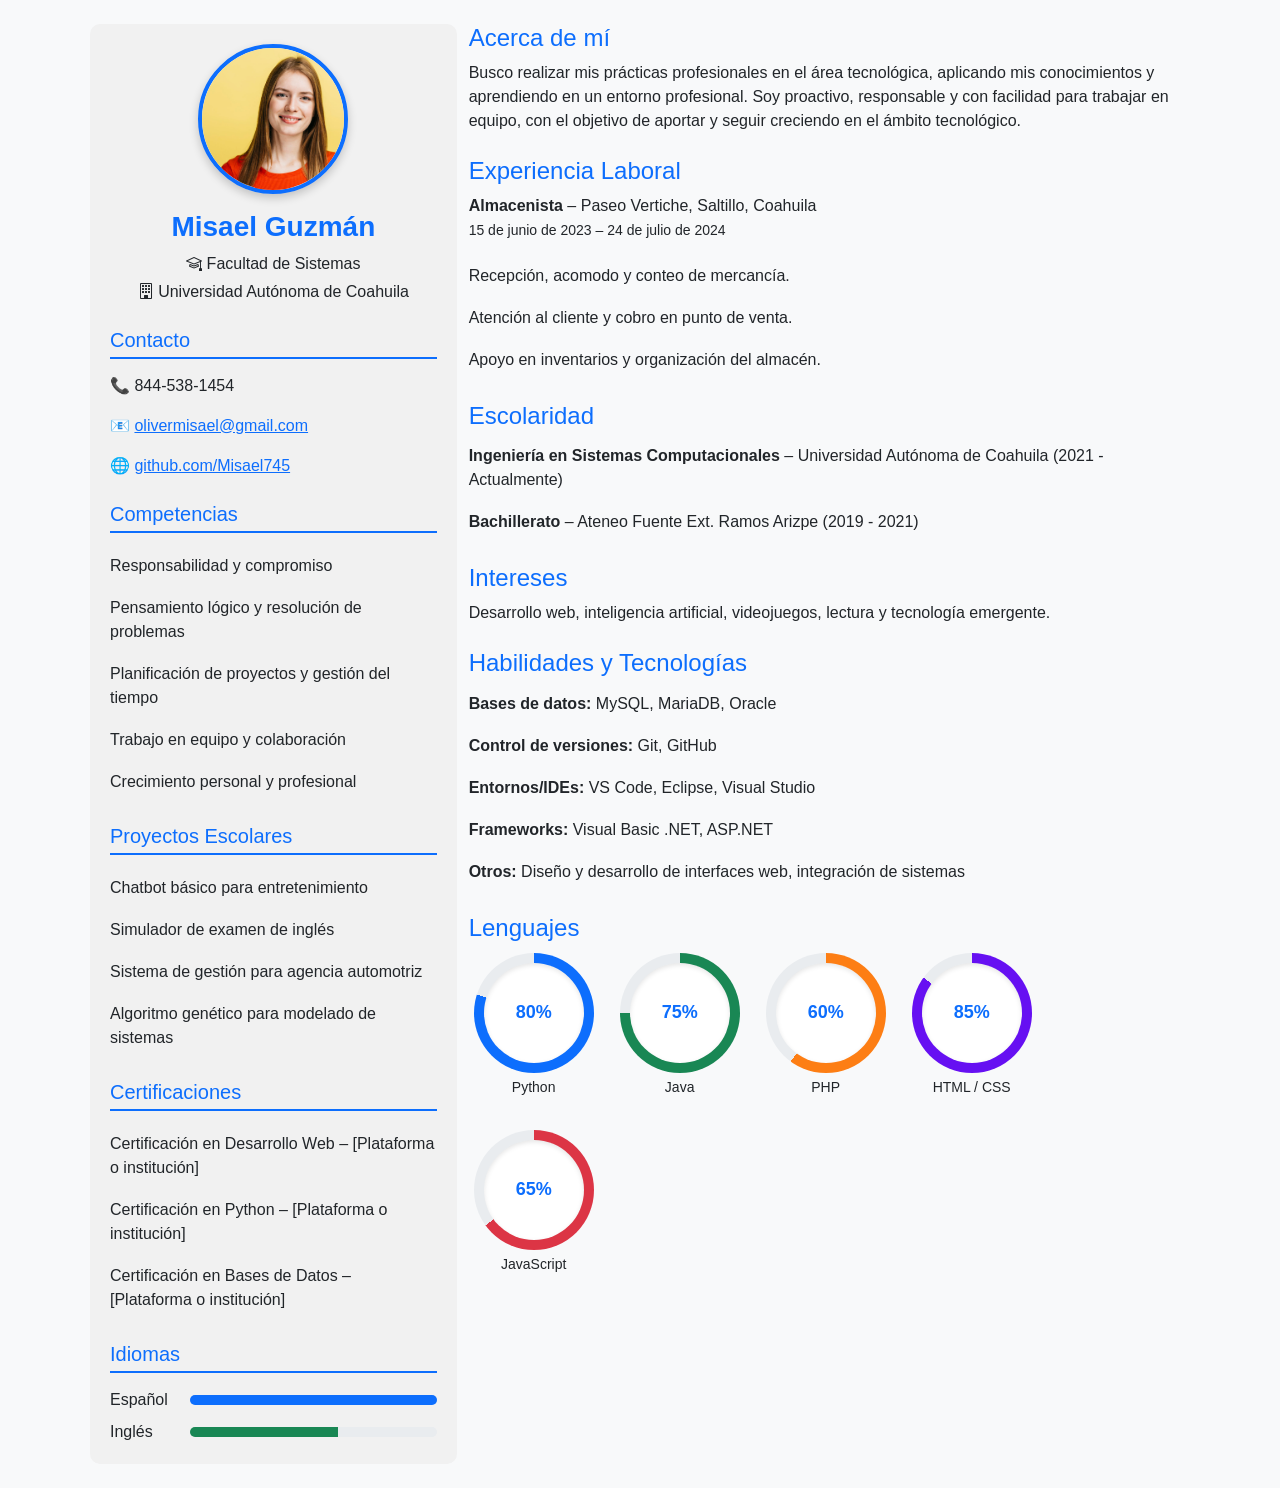
<file: cv.html>
<!DOCTYPE html>
<html lang="es">
<head>
  <meta charset="UTF-8" />
  <meta name="viewport" content="width=device-width, initial-scale=1.0"/>
  <title>CV - Misael Guzmán</title>
  <link href="https://cdn.jsdelivr.net/npm/bootstrap@5.3.2/dist/css/bootstrap.min.css" rel="stylesheet">
  <link href="https://cdn.jsdelivr.net/npm/bootstrap-icons@1.10.5/font/bootstrap-icons.css" rel="stylesheet">
  <link rel="stylesheet" href="css/cv.css">
</head>
<body>
  <div class="container my-4">
    <div class="row">
      <!-- Columna izquierda -->
      <aside class="col-md-4 sidebar text-center mb-4 mb-md-0">
        <img src="image/cv.jpg" alt="Foto de perfil" class="rounded-circle mb-3 profile-pic">
        <h3 class="fw-bold">Misael Guzmán</h3>
        <p class="mb-1"><i class="bi bi-mortarboard"></i> Facultad de Sistemas</p>
        <p class="mb-3"><i class="bi bi-building"></i> Universidad Autónoma de Coahuila</p>

        <!-- Contacto -->
        <section class="mt-4 text-start">
          <h2 class="h5 text-primary">Contacto</h2>
          <p>📞 844-538-1454</p>
          <p>📧 <a href="mailto:olivermisael@gmail.com">olivermisael@gmail.com</a></p>
          <p>🌐 <a href="https://github.com/Misael745" target="_blank" rel="noopener">github.com/Misael745</a></p>
        </section>

        <!-- Competencias -->
        <section class="mt-4 text-start">
          <h2 class="h5 text-primary">Competencias</h2>
          <ul>
            <li>Responsabilidad y compromiso</li>
            <li>Pensamiento lógico y resolución de problemas</li>
            <li>Planificación de proyectos y gestión del tiempo</li>
            <li>Trabajo en equipo y colaboración</li>
            <li>Crecimiento personal y profesional</li>
          </ul>
        </section>

        <!-- Proyectos -->
        <section class="mt-4 text-start">
          <h2 class="h5 text-primary">Proyectos Escolares</h2>
          <ul>
            <li>Chatbot básico para entretenimiento</li>
            <li>Simulador de examen de inglés</li>
            <li>Sistema de gestión para agencia automotriz</li>
            <li>Algoritmo genético para modelado de sistemas</li>
          </ul>
        </section>

        <!-- Certificaciones -->
        <section class="mt-4 text-start">
          <h2 class="h5 text-primary">Certificaciones</h2>
          <ul>
            <li>Certificación en Desarrollo Web – [Plataforma o institución]</li>
            <li>Certificación en Python – [Plataforma o institución]</li>
            <li>Certificación en Bases de Datos – [Plataforma o institución]</li>
          </ul>
        </section>

        <!-- Idiomas con barra de progreso en línea -->
        <section class="mt-4 text-start">
          <h2 class="h5 text-primary">Idiomas</h2>
          <div class="language-progress">
            <div class="lang-item">
              <span class="lang-name">Español</span>
              <div class="progress flex-grow-1" style="height:10px;">
                <div class="progress-bar" style="width:100%;" data-color="#0d6efd"></div>
              </div>
            </div>
            <div class="lang-item">
              <span class="lang-name">Inglés</span>
              <div class="progress flex-grow-1" style="height:10px;">
                <div class="progress-bar" style="width:60%;" data-color="#198754"></div>
              </div>
            </div>
          </div>
        </section>
      </aside>

      <!-- Columna derecha -->
      <main class="col-md-8">
        <!-- Acerca de mí -->
        <section class="mb-4">
          <h2 class="h4 text-primary">Acerca de mí</h2>
          <p>
            Busco realizar mis prácticas profesionales en el área tecnológica, aplicando mis conocimientos 
            y aprendiendo en un entorno profesional. Soy proactivo, responsable y con facilidad para trabajar en equipo,
            con el objetivo de aportar y seguir creciendo en el ámbito tecnológico.
          </p>
        </section>

        <!-- Experiencia laboral -->
        <section class="mb-4">
          <h2 class="h4 text-primary">Experiencia Laboral</h2>
          <p><strong>Almacenista</strong> – Paseo Vertiche, Saltillo, Coahuila <br>
          <small>15 de junio de 2023 – 24 de julio de 2024</small></p>
          <ul>
            <li>Recepción, acomodo y conteo de mercancía.</li>
            <li>Atención al cliente y cobro en punto de venta.</li>
            <li>Apoyo en inventarios y organización del almacén.</li>
          </ul>
        </section>

        <!-- Escolaridad -->
        <section class="mb-4">
          <h2 class="h4 text-primary">Escolaridad</h2>
          <ul>
            <li><strong>Ingeniería en Sistemas Computacionales</strong> – Universidad Autónoma de Coahuila (2021 - Actualmente)</li>
            <li><strong>Bachillerato</strong> – Ateneo Fuente Ext. Ramos Arizpe (2019 - 2021)</li>
          </ul>
        </section>

        <!-- Intereses -->
        <section class="mb-4">
          <h2 class="h4 text-primary">Intereses</h2>
          <p>Desarrollo web, inteligencia artificial, videojuegos, lectura y tecnología emergente.</p>
        </section>

        <!-- Habilidades y Tecnologías -->
        <section class="mb-4">
          <h2 class="h4 text-primary">Habilidades y Tecnologías</h2>
          <ul class="tech-list">
            <li><strong>Bases de datos:</strong> MySQL, MariaDB, Oracle</li>
            <li><strong>Control de versiones:</strong> Git, GitHub</li>
            <li><strong>Entornos/IDEs:</strong> VS Code, Eclipse, Visual Studio</li>
            <li><strong>Frameworks:</strong> Visual Basic .NET, ASP.NET</li>
            <li><strong>Otros:</strong> Diseño y desarrollo de interfaces web, integración de sistemas</li>
          </ul>
        </section>

        <!-- Lenguajes con barras circulares -->
        <section class="mb-4">
          <h2 class="h4 text-primary">Lenguajes</h2>
          <div class="skills-container d-flex flex-wrap gap-3 justify-content-start">
            <div class="circular" data-value="80" data-color="#0d6efd">
              <div class="outer"><div class="inner">0%</div></div>
              <p class="mt-1 text-center">Python</p>
            </div>
            <div class="circular" data-value="75" data-color="#198754">
              <div class="outer"><div class="inner">0%</div></div>
              <p class="mt-1 text-center">Java</p>
            </div>
            <div class="circular" data-value="60" data-color="#fd7e14">
              <div class="outer"><div class="inner">0%</div></div>
              <p class="mt-1 text-center">PHP</p>
            </div>
            <div class="circular" data-value="85" data-color="#6610f2">
              <div class="outer"><div class="inner">0%</div></div>
              <p class="mt-1 text-center">HTML / CSS</p>
            </div>
            <div class="circular" data-value="65" data-color="#dc3545">
              <div class="outer"><div class="inner">0%</div></div>
              <p class="mt-1 text-center">JavaScript</p>
            </div>
          </div>
        </section>
      </main>
    </div>
  </div>

  <script src="js/cv.js"></script>
</body>
</html>
</file>
<file: css/cv.css>
/* ---------- Estilo general ---------- */
body {
  font-family: 'Segoe UI', Tahoma, Geneva, Verdana, sans-serif;
  background-color: #f8f9fa;
  color: #212529;
  margin: 0;
  padding: 0;
}

h1, h2, h3, h4, h5 {
  font-weight: 600;
  color: #0d6efd;
}

.container {
  max-width: 1100px;
}

/* ---------- Sidebar ---------- */
.sidebar {
  background-color: #f1f1f1;
  padding: 20px;
  border-radius: 10px;
}

.sidebar h2 {
  border-bottom: 2px solid #0d6efd;
  padding-bottom: 5px;
  margin-bottom: 15px;
}

.profile-pic {
  width: 150px;
  height: 150px;
  object-fit: cover;
  border: 4px solid #0d6efd;
  box-shadow: 0px 4px 10px rgba(0,0,0,0.2);
  margin: 0 auto 15px auto;
}

/* ---------- Listas ---------- */
.tech-list,
ul {
  list-style: none;
  padding-left: 0;
  margin: 0;
}

.tech-list li,
ul li {
  padding: 6px 0;
}

.tech-list li + li,
ul li + li {
  margin-top: 6px;
}

/* ---------- Idiomas (barra de progreso horizontal) ---------- */
.language-progress {
  display: flex;
  flex-direction: column;
  gap: 8px;
}

.lang-item {
  display: flex;
  align-items: center;
  gap: 10px;
}

.lang-name {
  width: 70px;
  font-weight: 500;
}

.progress {
  height: 10px;
  border-radius: 5px;
  background-color: #e9ecef;
  overflow: hidden;
}

.progress-bar {
  transition: width 1s ease-in-out;
}

/* ---------- Habilidades circulares (grandes) ---------- */
.skills-container {
  display: flex;
  flex-wrap: wrap;
  gap: 20px;
  justify-content: flex-start;
  margin-top: 10px;
}

.circular {
  display: flex;
  flex-direction: column;
  align-items: center;
  width: 130px; /* tamaño grande */
}

.circular .outer {
  position: relative;
  width: 120px;
  height: 120px;
  border-radius: 50%;
  background: conic-gradient(#e9ecef 0deg, #e9ecef 360deg);
  display: flex;
  align-items: center;
  justify-content: center;
  transition: background 1s ease;
}

.circular .inner {
  width: 100px;
  height: 100px;
  background: #fff;
  border-radius: 50%;
  display: flex;
  align-items: center;
  justify-content: center;
  font-weight: bold;
  font-size: 18px;
  color: #0d6efd;
  box-shadow: inset 0px 2px 5px rgba(0,0,0,0.1);
}

.circular p {
  margin-top: 8px;
  font-size: 14px;
  text-align: center;
}

/* ---------- Otros estilos ---------- */
section p {
  line-height: 1.5;
}

section h2 {
  margin-bottom: 10px;
}

/* ---------- Responsive ---------- */
@media (max-width: 768px) {
  .sidebar {
    margin-bottom: 20px;
  }
  .circular {
    width: 100px;
  }
  .circular .outer {
    width: 90px;
    height: 90px;
  }
  .circular .inner {
    width: 70px;
    height: 70px;
    font-size: 14px;
  }
  .circular p {
    font-size: 12px;
  }
}
</file>
